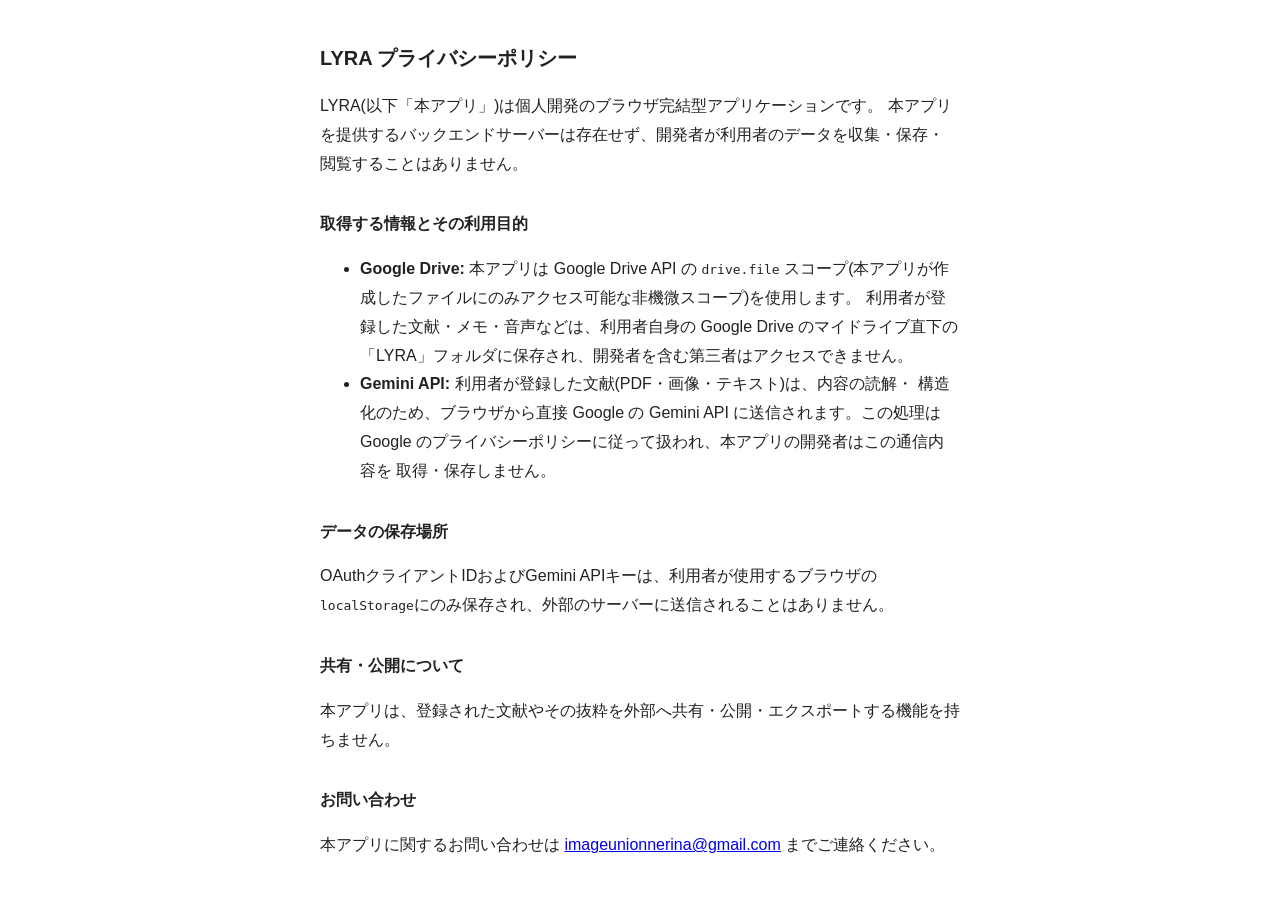
<file: privacy.html>
<!DOCTYPE html>
<html lang="ja">
<head>
<meta charset="UTF-8">
<meta name="viewport" content="width=device-width, initial-scale=1.0">
<title>プライバシーポリシー - LYRA</title>
<style>
  body { max-width: 640px; margin: 40px auto; padding: 0 16px; font-family: -apple-system, BlinkMacSystemFont, "Segoe UI", "Hiragino Kaku Gothic ProN", sans-serif; line-height: 1.8; color: #222; }
  h1 { font-size: 20px; }
  h2 { font-size: 16px; margin-top: 32px; }
</style>
</head>
<body>
<h1>LYRA プライバシーポリシー</h1>

<p>LYRA(以下「本アプリ」)は個人開発のブラウザ完結型アプリケーションです。
本アプリを提供するバックエンドサーバーは存在せず、開発者が利用者のデータを収集・保存・
閲覧することはありません。</p>

<h2>取得する情報とその利用目的</h2>
<ul>
  <li><strong>Google Drive:</strong> 本アプリは Google Drive API の <code>drive.file</code>
    スコープ(本アプリが作成したファイルにのみアクセス可能な非機微スコープ)を使用します。
    利用者が登録した文献・メモ・音声などは、利用者自身の Google Drive のマイドライブ直下の
    「LYRA」フォルダに保存され、開発者を含む第三者はアクセスできません。</li>
  <li><strong>Gemini API:</strong> 利用者が登録した文献(PDF・画像・テキスト)は、内容の読解・
    構造化のため、ブラウザから直接 Google の Gemini API に送信されます。この処理は
    Google のプライバシーポリシーに従って扱われ、本アプリの開発者はこの通信内容を
    取得・保存しません。</li>
</ul>

<h2>データの保存場所</h2>
<p>OAuthクライアントIDおよびGemini APIキーは、利用者が使用するブラウザの
<code>localStorage</code>にのみ保存され、外部のサーバーに送信されることはありません。</p>

<h2>共有・公開について</h2>
<p>本アプリは、登録された文献やその抜粋を外部へ共有・公開・エクスポートする機能を持ちません。</p>

<h2>お問い合わせ</h2>
<p>本アプリに関するお問い合わせは <a href="mailto:imageunionnerina@gmail.com">imageunionnerina@gmail.com</a>
までご連絡ください。</p>
</body>
</html>
</file>
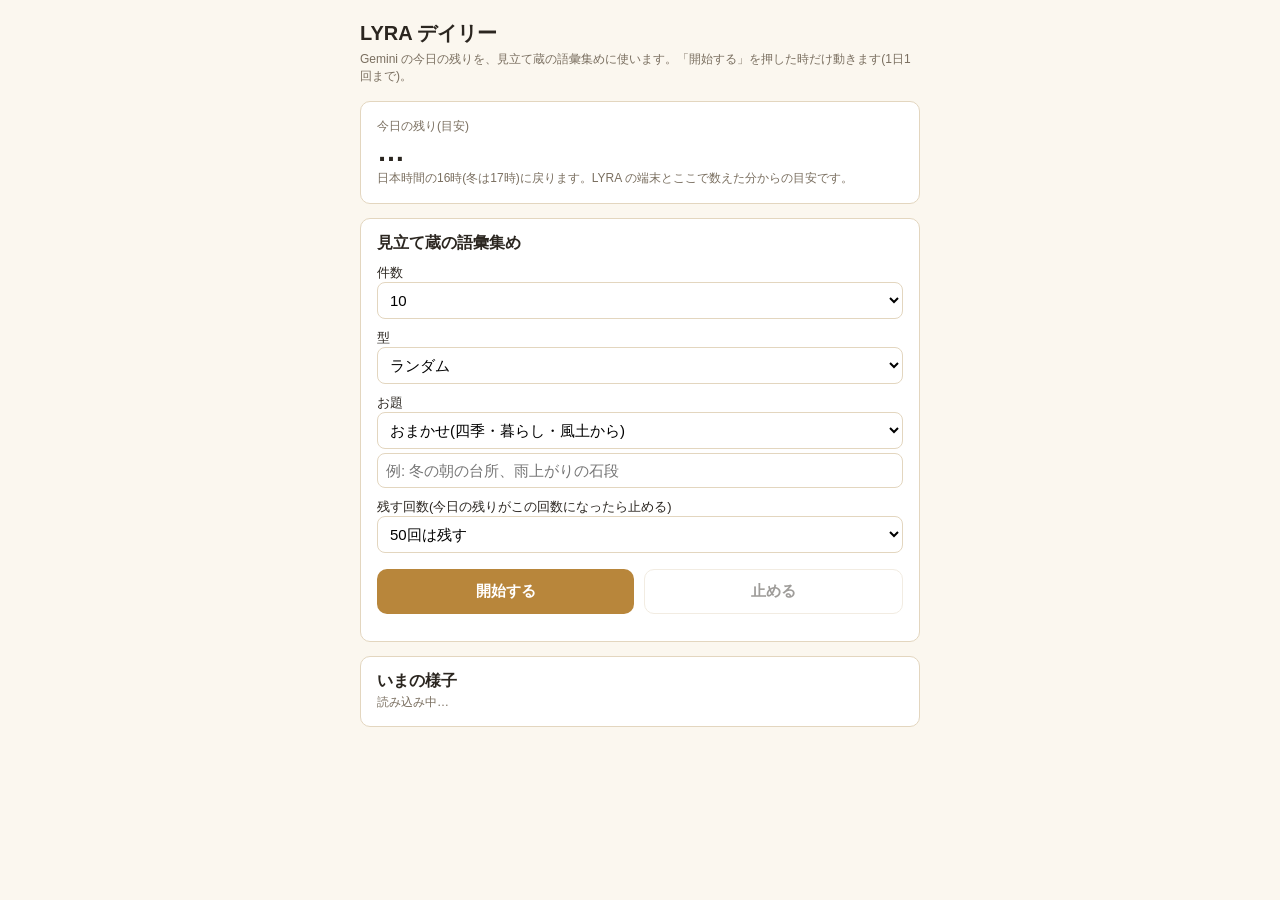
<file: gas/Page.html>
<!DOCTYPE html>
<html lang="ja">
<head>
  <base target="_top">
  <meta charset="utf-8">
  <style>
    :root { --ink: #2b2620; --muted: #7a6f60; --accent: #b8863b; --line: #e3d6bf; --bg: #fbf7ef; }
    * { box-sizing: border-box; }
    body { margin: 0; padding: 16px; font-family: "Hiragino Sans", "Yu Gothic UI", "Noto Sans JP", sans-serif; color: var(--ink); background: var(--bg); }
    main { max-width: 560px; margin: 0 auto; }
    h1 { font-size: 20px; margin: 4px 0 4px; }
    .sub { color: var(--muted); font-size: 12px; margin: 0 0 16px; }
    .box { background: #fff; border: 1px solid var(--line); border-radius: 10px; padding: 14px 16px; margin-bottom: 14px; }
    .big { font-size: 28px; font-weight: 700; }
    label { display: block; font-size: 13px; margin: 10px 0 4px; }
    select, input { width: 100%; font-size: 15px; padding: 8px; border: 1px solid var(--line); border-radius: 8px; background: #fff; }
    .row { display: flex; gap: 10px; margin-top: 16px; }
    button { flex: 1; font-size: 15px; padding: 12px; border-radius: 10px; border: none; cursor: pointer; background: var(--accent); color: #fff; font-weight: 600; }
    button.secondary { background: #fff; color: var(--ink); border: 1px solid var(--line); }
    button:disabled { opacity: 0.45; cursor: default; }
    .muted { color: var(--muted); font-size: 12px; line-height: 1.7; }
    .err { color: #b3261e; font-size: 13px; }
    ul { margin: 6px 0 0; padding-left: 18px; font-size: 13px; line-height: 1.7; }
  </style>
</head>
<body>
<main>
  <h1>LYRA デイリー</h1>
  <p class="sub">Gemini の今日の残りを、見立て蔵の語彙集めに使います。「開始する」を押した時だけ動きます(1日1回まで)。</p>

  <div class="box">
    <div class="muted">今日の残り(目安)</div>
    <div class="big" id="remaining">…</div>
    <div class="muted">日本時間の16時(冬は17時)に戻ります。LYRA の端末とここで数えた分からの目安です。</div>
  </div>

  <div class="box" id="form">
    <div><b id="job-label">見立て蔵の語彙集め</b></div>
    <div class="muted" id="job-text"></div>
    <label>件数<select id="count"><option>4</option><option>6</option><option selected>10</option><option>20</option></select></label>
    <label>型<select id="type"><option value="">ランダム</option></select></label>
    <label>お題<select id="theme-mode"><option value="">おまかせ(四季・暮らし・風土から)</option><option value="ko" id="ko-opt">今日の候</option><option value="text">下の欄に書いたお題</option></select></label>
    <input id="theme" placeholder="例: 冬の朝の台所、雨上がりの石段">
    <label>残す回数(今日の残りがこの回数になったら止める)<select id="reserve"><option value="0">残さない</option><option value="20">20回は残す</option><option value="50" selected>50回は残す</option><option value="100">100回は残す</option></select></label>
    <div class="row">
      <button id="start">開始する</button>
      <button id="stop" class="secondary" disabled>止める</button>
    </div>
    <p class="err" id="err"></p>
  </div>

  <div class="box">
    <div><b>いまの様子</b></div>
    <div class="muted" id="state">読み込み中…</div>
    <div id="last"></div>
  </div>
</main>
<script>
  const $ = (id) => document.getElementById(id);
  let polling = null;
  const esc = (x) => String(x == null ? '' : x).replace(/[&<>"]/g, (c) => ({ '&': '&amp;', '<': '&lt;', '>': '&gt;', '"': '&quot;' }[c]));

  function show(s) {
    if (s.error) { $('err').textContent = s.error; $('state').textContent = ''; $('start').disabled = true; return; }
    $('remaining').textContent = `約 ${s.remaining} 回 / ${s.limit} 回`;
    $('job-label').textContent = s.jobLabel;
    $('job-text').textContent = s.jobText;
    $('ko-opt').textContent = `今日の候: ${s.ko.ko}(${s.ko.sekki})`;
    if ($('type').options.length === 1) s.types.forEach((t) => $('type').add(new Option(`${t.label}だけ`, t.id)));
    $('start').disabled = s.running || s.ranToday;
    $('stop').disabled = !s.running;
    $('state').textContent = s.running ? '作っています…(このページを閉じても続きます)' : s.ranToday ? '今日はもう動かしました。結果は LYRA を開くと取り込めます。' : 'まだ動かしていません。';
    if (s.pending) $('state').textContent += ` LYRA でまだ取り込んでいない語彙: ${s.pending}件。`;
    const l = s.last;
    $('last').innerHTML = l ? `<div class="muted">${esc(String(l.startedAt).slice(0, 16).replace('T', ' '))} · ${esc(l.theme || 'おまかせ')} · ${l.attempted}/${l.count}件を試し、Gemini ${l.calls}回${l.stopped ? ` · ${esc(l.stopped)}` : ''}</div>` +
      (l.items.length ? `<ul>${l.items.map((x) => `<li>${esc(x)}</li>`).join('')}</ul>` : '') +
      (l.dropped.length ? `<div class="muted" style="margin-top:6px">入れなかったもの</div><ul>${l.dropped.map((d) => `<li>${esc(d.name)}: ${esc(d.reason)}</li>`).join('')}</ul>` : '') : '';
    if (s.running && !polling) polling = setInterval(refresh, 6000);
    if (!s.running && polling) { clearInterval(polling); polling = null; }
  }
  function fail(err) { $('err').textContent = err && err.message ? err.message : String(err); refresh(); }
  function refresh() { google.script.run.withSuccessHandler(show).withFailureHandler(fail).getStatus(); }

  $('start').addEventListener('click', () => {
    $('err').textContent = '';
    $('start').disabled = true;
    $('state').textContent = '作っています…(このページを閉じても続きます)';
    if (!polling) polling = setInterval(refresh, 6000);
    google.script.run.withSuccessHandler(show).withFailureHandler(fail).startRun({
      count: $('count').value, reserve: $('reserve').value, typeId: $('type').value, themeMode: $('theme-mode').value, theme: $('theme').value,
    });
  });
  $('stop').addEventListener('click', () => {
    $('stop').disabled = true;
    google.script.run.withSuccessHandler(show).withFailureHandler(fail).stopRun();
  });
  refresh();
</script>
</body>
</html>
</file>
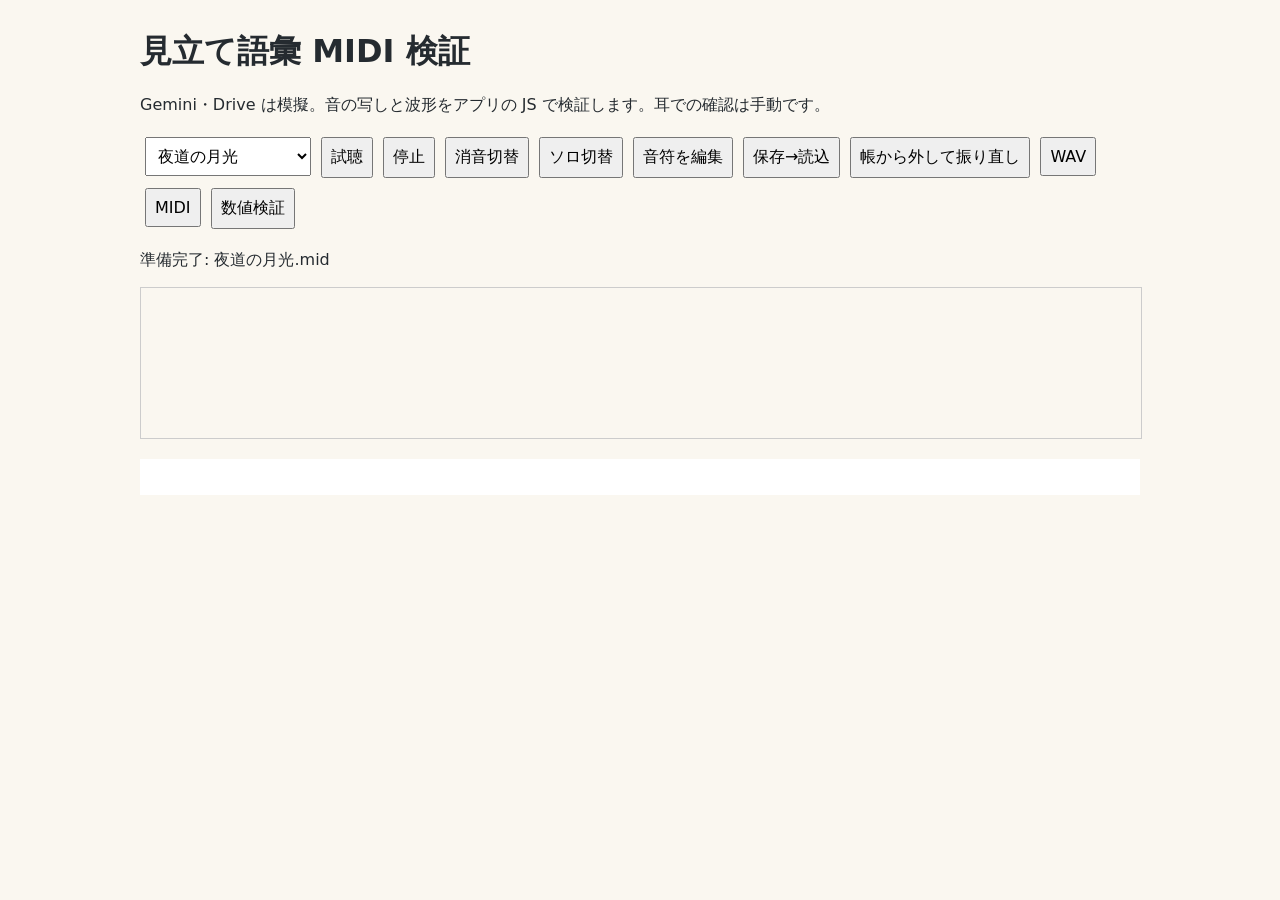
<file: docs/duo/check-mitate-vocab-midi.html>
<!doctype html><html lang="ja"><meta charset="utf-8"><title>見立て語彙 MIDI 検証</title>
<style>body{font:16px system-ui;max-width:1000px;margin:30px auto;background:#faf7f0;color:#252b30}button,select{font:inherit;padding:8px;margin:5px}pre{white-space:pre-wrap;background:#fff;padding:18px}canvas{width:100%;height:150px;border:1px solid #ccc}</style>
<h1>見立て語彙 MIDI 検証</h1><p>Gemini・Drive は模擬。音の写しと波形をアプリの JS で検証します。耳での確認は手動です。</p>
<select id="entry" aria-label="語彙"></select><button id="play">試聴</button><button id="stop">停止</button><button id="mute">消音切替</button><button id="solo">ソロ切替</button><button id="edit">音符を編集</button><button id="save">保存→読込</button><button id="remove">帳から外して振り直し</button><button id="wav">WAV</button><button id="mid">MIDI</button><button id="test">数値検証</button><p id="status" role="status">準備中</p><canvas id="wave" width="1000" height="150"></canvas><pre id="results"></pre>
<script>
window.state={prefs:{previewVolume:80}}; window.debugLog=console.log; window.setStatus=(s)=>document.querySelector('#status').textContent=s;
let testAudio; window.soundAudioCtx=()=>testAudio||(testAudio=new AudioContext());
let safeCalls=0; window.safeOut=(ctx)=>{safeCalls++;return ctx.destination;};
window.getCardById=()=>window.testCard; window.refreshEnsembleCard=()=>{};
</script>
<script src="../../js/midi/theory.js"></script><script src="../../js/midi/engine.js"></script><script src="../../js/midi/generators.js"></script><script src="../../js/midi/design.js"></script><script src="../../js/midi/presets.js"></script><script src="../../js/midi/demos.js"></script><script src="../../js/midi/play.js"></script><script src="../../js/midi/export.js"></script><script src="../../js/mitategura.js"></script><script src="../../js/mitategen.js"></script><script src="check-mitate-vocab-midi.js"></script>
</file>
